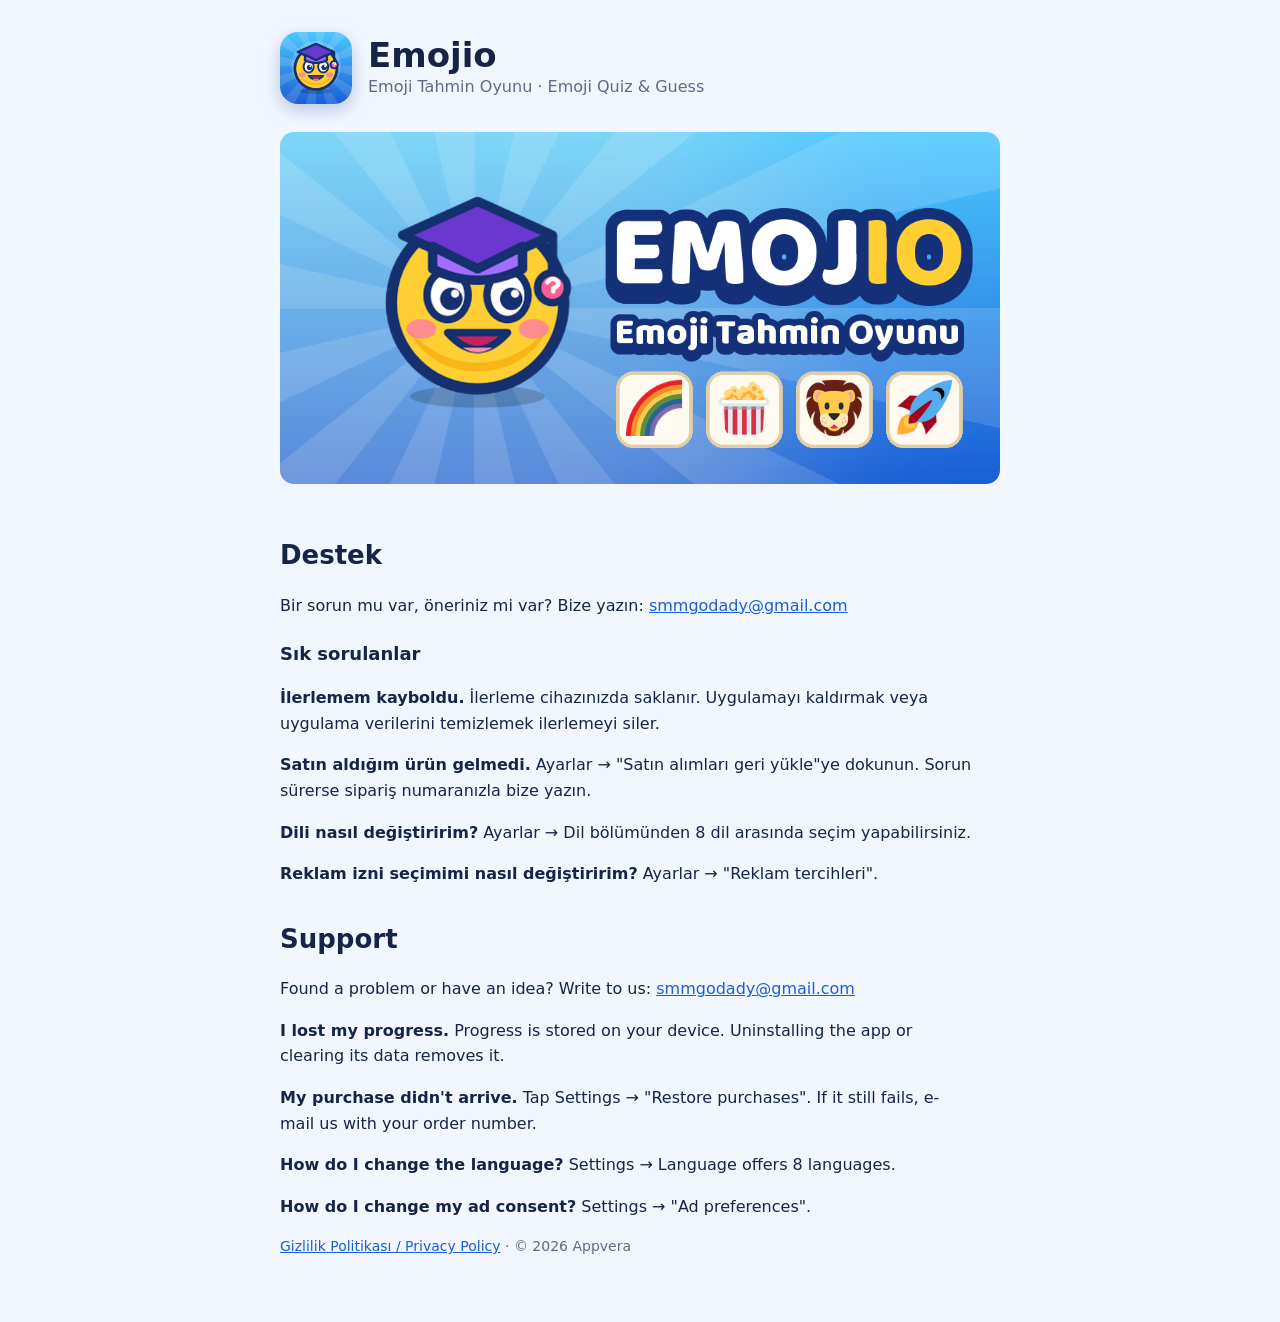
<file: index.html>
<!doctype html>
<html lang="tr">
<head>
<meta charset="utf-8">
<meta name="viewport" content="width=device-width, initial-scale=1">
<title>Emojio – Emoji Tahmin Oyunu</title>
<meta name="description" content="Emojio: emojilerden filmi, hayvanı, yemeği tahmin et. 400+ emoji bulmacası, 8 dil.">
<link rel="icon" href="icon.png">
<link rel="stylesheet" href="style.css">
</head>
<body>
<main class="wrap">
  <header class="head">
    <img src="icon.png" alt="Emojio" width="72" height="72">
    <div><h1>Emojio</h1><p class="muted">Emoji Tahmin Oyunu · Emoji Quiz &amp; Guess</p></div>
  </header>
  <img class="feature" src="feature.png" alt="Emojio">

  <section>
    <h2>Destek</h2>
    <p>Bir sorun mu var, öneriniz mi var? Bize yazın: <a href="mailto:smmgodady@gmail.com">smmgodady@gmail.com</a></p>
    <h3>Sık sorulanlar</h3>
    <p><b>İlerlemem kayboldu.</b> İlerleme cihazınızda saklanır. Uygulamayı kaldırmak veya uygulama verilerini temizlemek ilerlemeyi siler.</p>
    <p><b>Satın aldığım ürün gelmedi.</b> Ayarlar → "Satın alımları geri yükle"ye dokunun. Sorun sürerse sipariş numaranızla bize yazın.</p>
    <p><b>Dili nasıl değiştiririm?</b> Ayarlar → Dil bölümünden 8 dil arasında seçim yapabilirsiniz.</p>
    <p><b>Reklam izni seçimimi nasıl değiştiririm?</b> Ayarlar → "Reklam tercihleri".</p>
  </section>

  <section lang="en">
    <h2>Support</h2>
    <p>Found a problem or have an idea? Write to us: <a href="mailto:smmgodady@gmail.com">smmgodady@gmail.com</a></p>
    <p><b>I lost my progress.</b> Progress is stored on your device. Uninstalling the app or clearing its data removes it.</p>
    <p><b>My purchase didn't arrive.</b> Tap Settings → "Restore purchases". If it still fails, e-mail us with your order number.</p>
    <p><b>How do I change the language?</b> Settings → Language offers 8 languages.</p>
    <p><b>How do I change my ad consent?</b> Settings → "Ad preferences".</p>
  </section>

  <footer class="muted"><a href="privacy.html">Gizlilik Politikası / Privacy Policy</a> · © 2026 Appvera</footer>
</main>
</body>
</html>
</file>
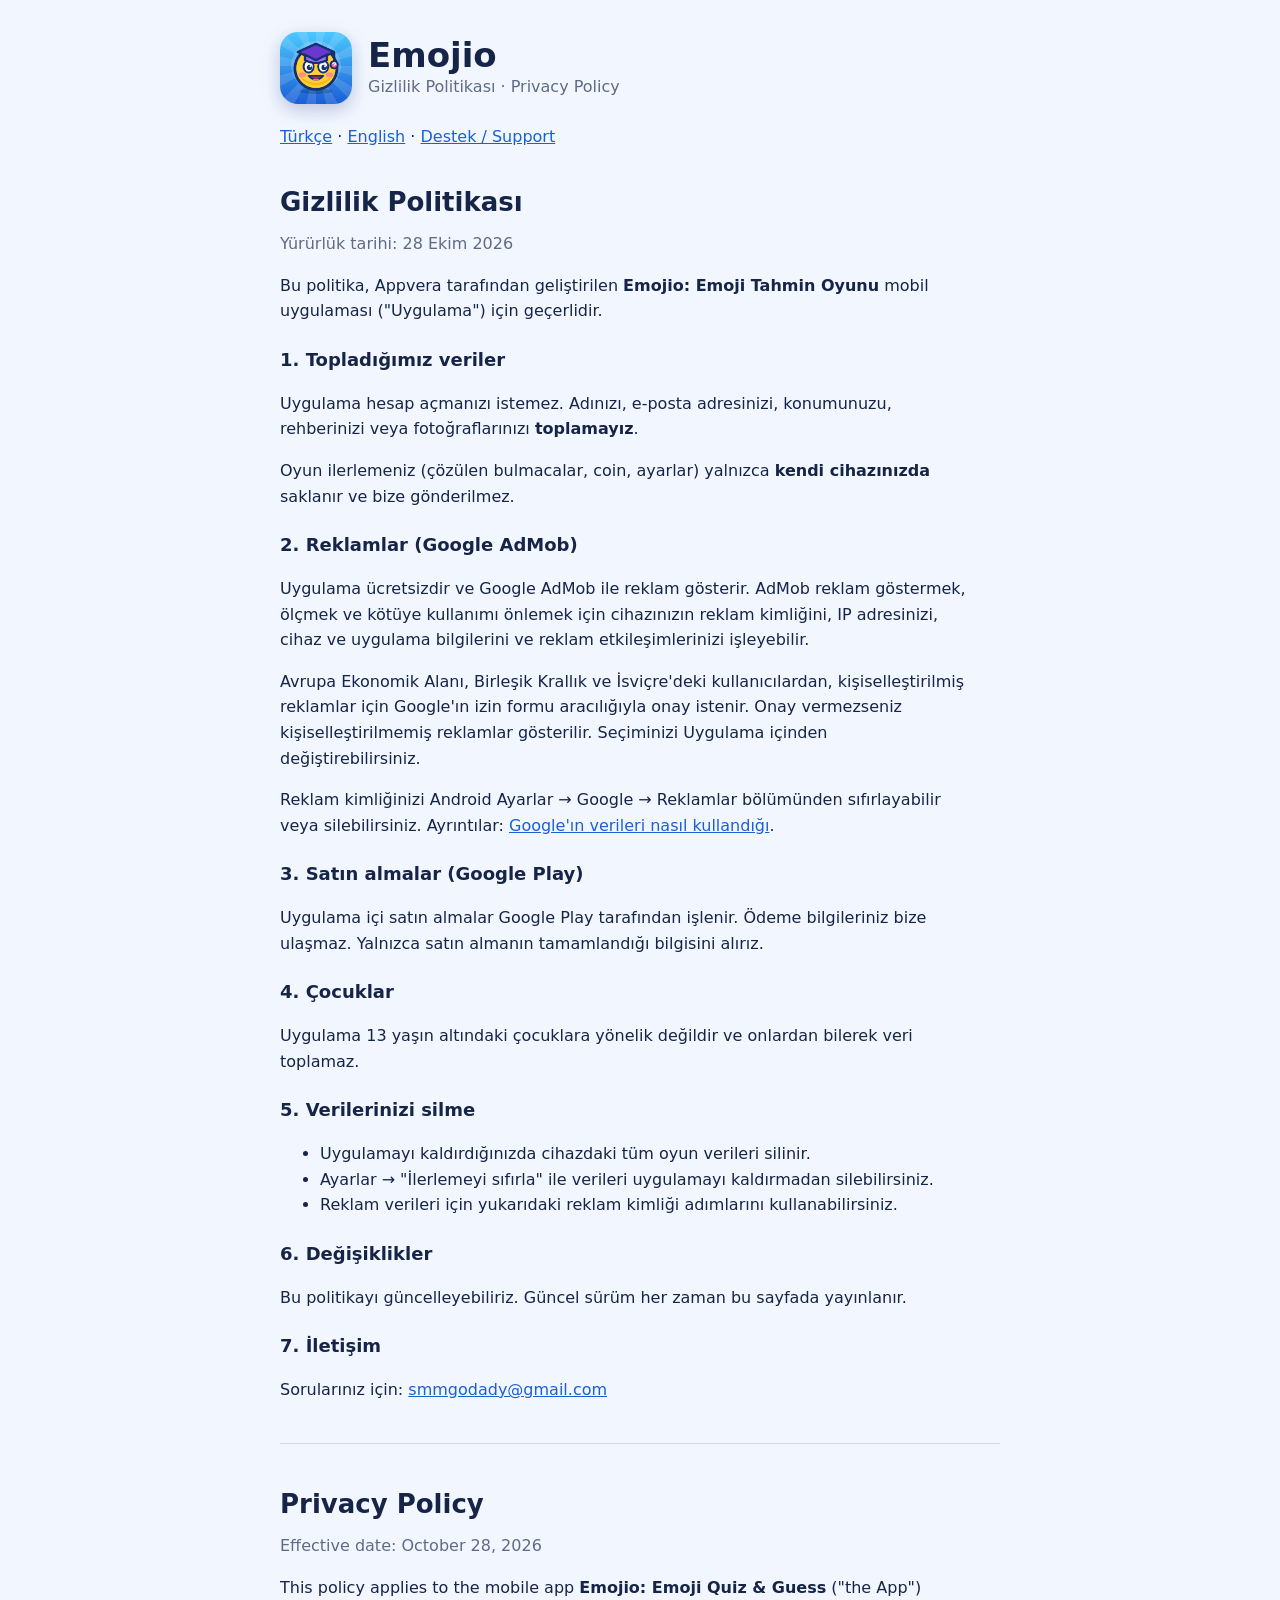
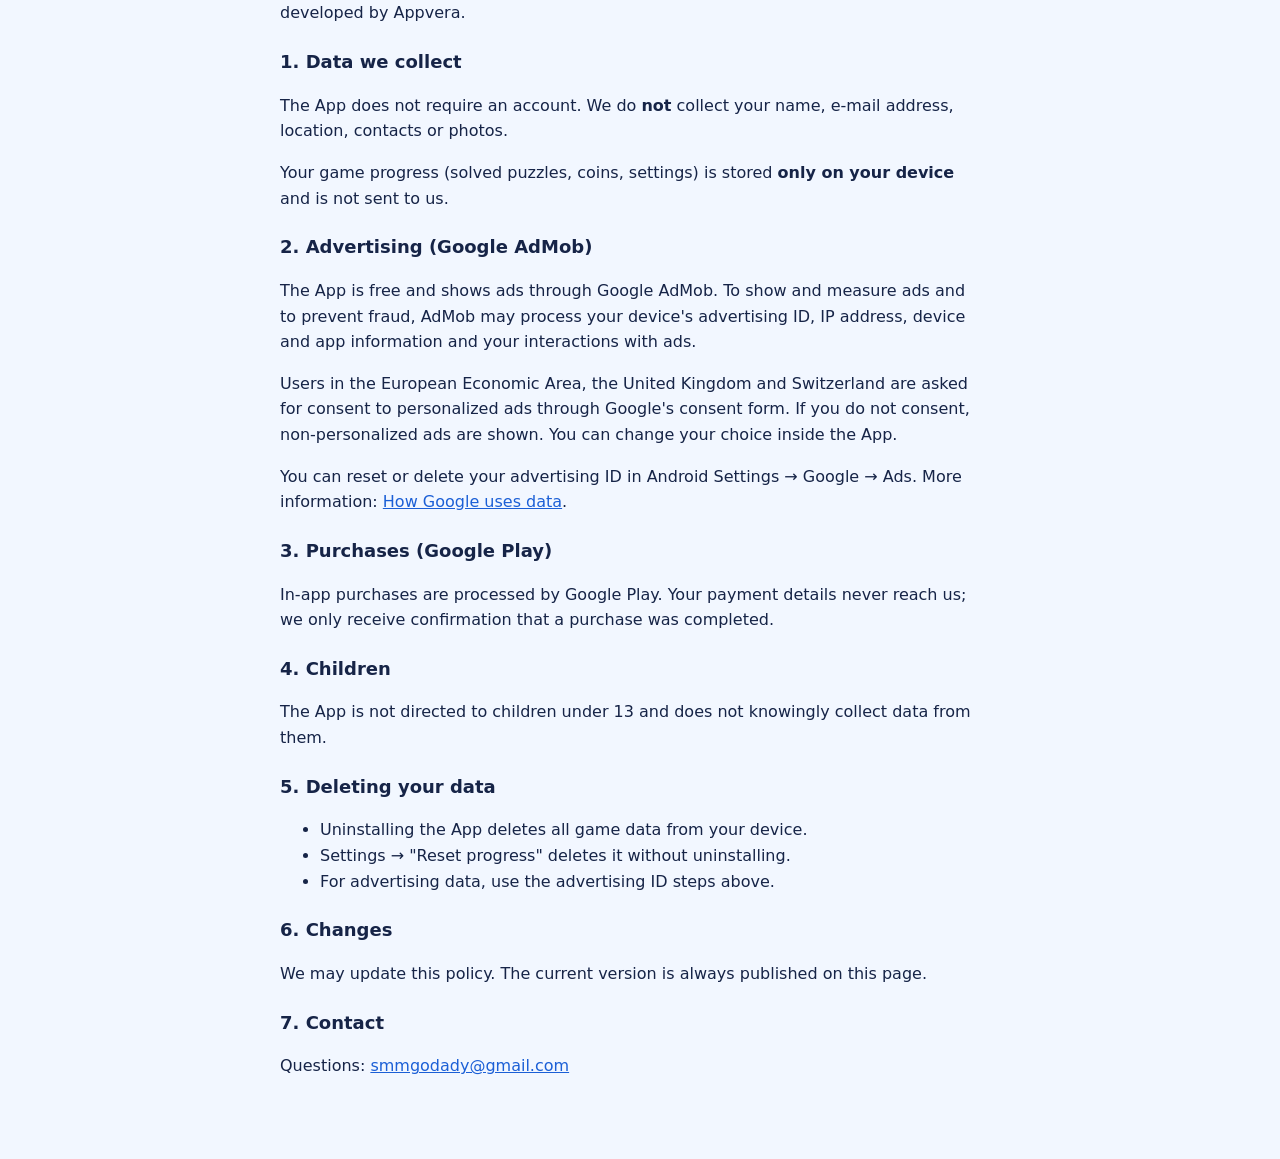
<file: privacy.html>
<!doctype html>
<html lang="tr">
<head>
<meta charset="utf-8">
<meta name="viewport" content="width=device-width, initial-scale=1">
<title>Emojio – Gizlilik Politikası / Privacy Policy</title>
<link rel="icon" href="icon.png">
<link rel="stylesheet" href="style.css">
</head>
<body>
<main class="wrap">
  <header class="head">
    <img src="icon.png" alt="Emojio" width="72" height="72">
    <div><h1>Emojio</h1><p class="muted">Gizlilik Politikası · Privacy Policy</p></div>
  </header>
  <nav class="langs"><a href="#tr">Türkçe</a> · <a href="#en">English</a> · <a href="index.html">Destek / Support</a></nav>

  <section id="tr">
    <h2>Gizlilik Politikası</h2>
    <p class="muted">Yürürlük tarihi: 28 Ekim 2026</p>
    <p>Bu politika, Appvera tarafından geliştirilen <b>Emojio: Emoji Tahmin Oyunu</b> mobil uygulaması ("Uygulama") için geçerlidir.</p>

    <h3>1. Topladığımız veriler</h3>
    <p>Uygulama hesap açmanızı istemez. Adınızı, e-posta adresinizi, konumunuzu, rehberinizi veya fotoğraflarınızı <b>toplamayız</b>.</p>
    <p>Oyun ilerlemeniz (çözülen bulmacalar, coin, ayarlar) yalnızca <b>kendi cihazınızda</b> saklanır ve bize gönderilmez.</p>

    <h3>2. Reklamlar (Google AdMob)</h3>
    <p>Uygulama ücretsizdir ve Google AdMob ile reklam gösterir. AdMob reklam göstermek, ölçmek ve kötüye kullanımı önlemek için cihazınızın reklam kimliğini, IP adresinizi, cihaz ve uygulama bilgilerini ve reklam etkileşimlerinizi işleyebilir.</p>
    <p>Avrupa Ekonomik Alanı, Birleşik Krallık ve İsviçre'deki kullanıcılardan, kişiselleştirilmiş reklamlar için Google'ın izin formu aracılığıyla onay istenir. Onay vermezseniz kişiselleştirilmemiş reklamlar gösterilir. Seçiminizi Uygulama içinden değiştirebilirsiniz.</p>
    <p>Reklam kimliğinizi Android Ayarlar → Google → Reklamlar bölümünden sıfırlayabilir veya silebilirsiniz. Ayrıntılar: <a href="https://policies.google.com/technologies/partner-sites">Google'ın verileri nasıl kullandığı</a>.</p>

    <h3>3. Satın almalar (Google Play)</h3>
    <p>Uygulama içi satın almalar Google Play tarafından işlenir. Ödeme bilgileriniz bize ulaşmaz. Yalnızca satın almanın tamamlandığı bilgisini alırız.</p>

    <h3>4. Çocuklar</h3>
    <p>Uygulama 13 yaşın altındaki çocuklara yönelik değildir ve onlardan bilerek veri toplamaz.</p>

    <h3>5. Verilerinizi silme</h3>
    <ul>
      <li>Uygulamayı kaldırdığınızda cihazdaki tüm oyun verileri silinir.</li>
      <li>Ayarlar → "İlerlemeyi sıfırla" ile verileri uygulamayı kaldırmadan silebilirsiniz.</li>
      <li>Reklam verileri için yukarıdaki reklam kimliği adımlarını kullanabilirsiniz.</li>
    </ul>

    <h3>6. Değişiklikler</h3>
    <p>Bu politikayı güncelleyebiliriz. Güncel sürüm her zaman bu sayfada yayınlanır.</p>

    <h3>7. İletişim</h3>
    <p>Sorularınız için: <a href="mailto:smmgodady@gmail.com">smmgodady@gmail.com</a></p>
  </section>

  <hr>

  <section id="en" lang="en">
    <h2>Privacy Policy</h2>
    <p class="muted">Effective date: October 28, 2026</p>
    <p>This policy applies to the mobile app <b>Emojio: Emoji Quiz &amp; Guess</b> ("the App") developed by Appvera.</p>

    <h3>1. Data we collect</h3>
    <p>The App does not require an account. We do <b>not</b> collect your name, e-mail address, location, contacts or photos.</p>
    <p>Your game progress (solved puzzles, coins, settings) is stored <b>only on your device</b> and is not sent to us.</p>

    <h3>2. Advertising (Google AdMob)</h3>
    <p>The App is free and shows ads through Google AdMob. To show and measure ads and to prevent fraud, AdMob may process your device's advertising ID, IP address, device and app information and your interactions with ads.</p>
    <p>Users in the European Economic Area, the United Kingdom and Switzerland are asked for consent to personalized ads through Google's consent form. If you do not consent, non-personalized ads are shown. You can change your choice inside the App.</p>
    <p>You can reset or delete your advertising ID in Android Settings → Google → Ads. More information: <a href="https://policies.google.com/technologies/partner-sites">How Google uses data</a>.</p>

    <h3>3. Purchases (Google Play)</h3>
    <p>In-app purchases are processed by Google Play. Your payment details never reach us; we only receive confirmation that a purchase was completed.</p>

    <h3>4. Children</h3>
    <p>The App is not directed to children under 13 and does not knowingly collect data from them.</p>

    <h3>5. Deleting your data</h3>
    <ul>
      <li>Uninstalling the App deletes all game data from your device.</li>
      <li>Settings → "Reset progress" deletes it without uninstalling.</li>
      <li>For advertising data, use the advertising ID steps above.</li>
    </ul>

    <h3>6. Changes</h3>
    <p>We may update this policy. The current version is always published on this page.</p>

    <h3>7. Contact</h3>
    <p>Questions: <a href="mailto:smmgodady@gmail.com">smmgodady@gmail.com</a></p>
  </section>
</main>
</body>
</html>
</file>
<file: style.css>
:root { --bg: #f2f7ff; --fg: #162447; --muted: #5f6b85; --accent: #1b5fd6; --card: #fff; }
@media (prefers-color-scheme: dark) { :root { --bg: #0f1729; --fg: #e8eefb; --muted: #9aa7c4; --accent: #6aa8ff; --card: #172038; } }
* { box-sizing: border-box; }
body { margin: 0; background: var(--bg); color: var(--fg); font: 16px/1.6 "Segoe UI", system-ui, -apple-system, sans-serif; }
.wrap { max-width: 760px; margin: 0 auto; padding: 32px 20px 64px; }
.head { display: flex; gap: 16px; align-items: center; margin-bottom: 20px; }
.head img { border-radius: 18px; box-shadow: 0 6px 18px rgba(20, 48, 120, .25); }
h1 { margin: 0; font-size: 34px; line-height: 1.1; }
h2 { margin: 32px 0 8px; font-size: 26px; }
h3 { margin: 22px 0 6px; font-size: 18px; }
p, li { max-width: 68ch; }
a { color: var(--accent); }
.muted { color: var(--muted); margin: 0; }
.langs { margin-bottom: 8px; }
.feature { width: 100%; height: auto; border-radius: 14px; margin: 8px 0 12px; }
hr { border: 0; border-top: 1px solid rgba(127, 140, 170, .3); margin: 40px 0; }
footer { margin-top: 40px; font-size: 14px; }
</file>
